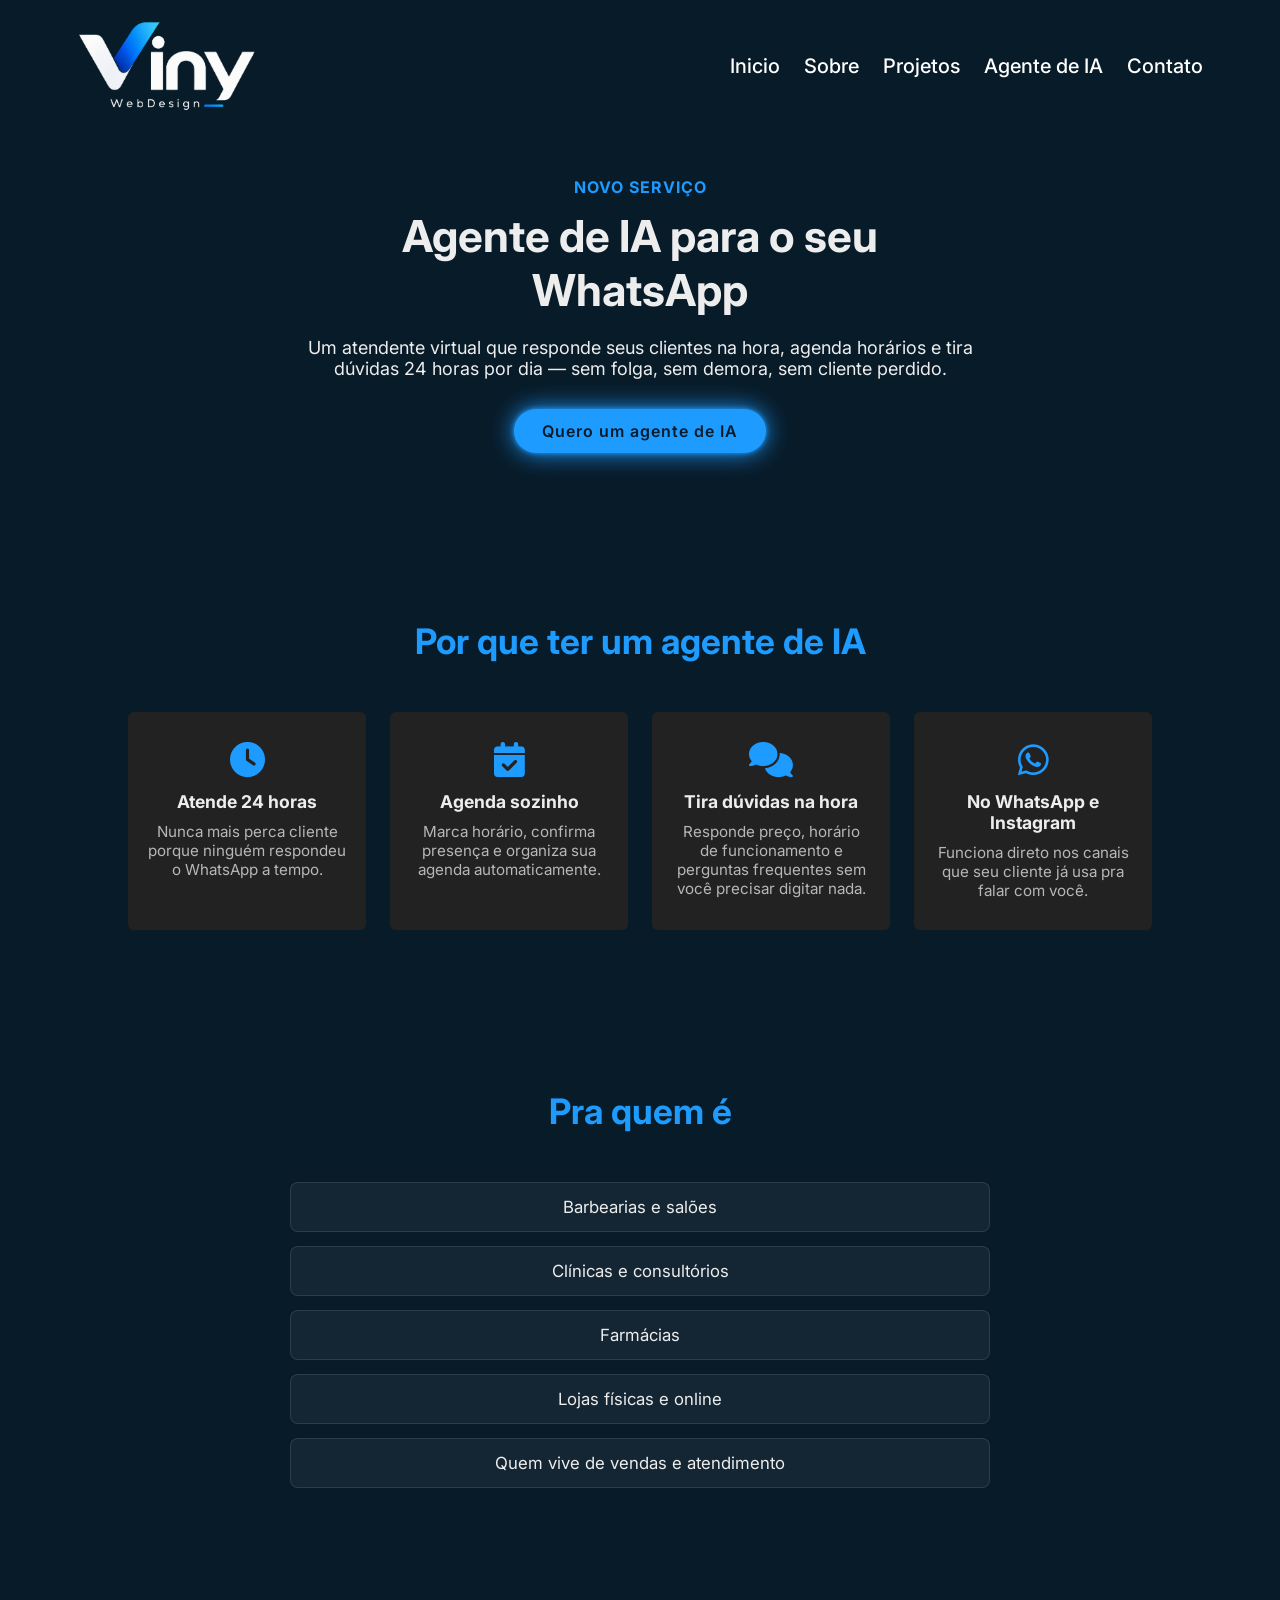
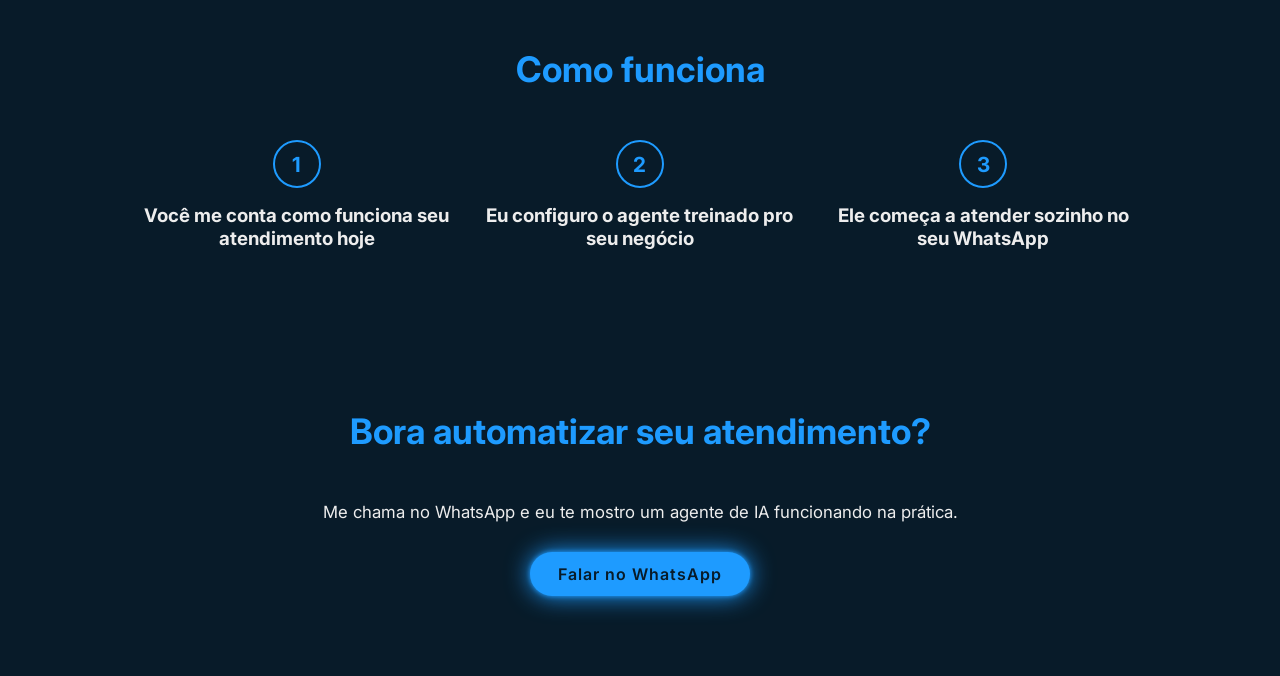
<file: agente-ia.html>
<!DOCTYPE html>
<html lang="pt-br">

<head>
    <meta charset="UTF-8">
    <meta http-equiv="X-UA-Compatible" content="IE=edge">
    <meta name="viewport" content="width=device-width, initial-scale=1.0">
    <title>Agente de IA para WhatsApp | Viny WebDesign</title>
    <meta name="description" content="Agente de inteligência artificial que atende seus clientes 24h no WhatsApp: tira dúvidas, agenda horários e nunca deixa ninguém esperando. Ideal para barbearias, salões, clínicas, farmácias e lojas.">
    <meta property="og:type" content="website">
    <meta property="og:locale" content="pt_BR">
    <meta property="og:title" content="Agente de IA para WhatsApp | Viny WebDesign">
    <meta property="og:description" content="Atendimento automático 24h no WhatsApp para o seu negócio, com agente de inteligência artificial.">
    <meta property="og:image" content="https://cassioviny.github.io/site-cassioviny/img/cassio.jpg">
    <meta property="og:url" content="https://cassioviny.github.io/site-cassioviny/agente-ia.html">
    <link rel="icon" type="image/png" href="./img/logo-ET-azul.png">
    <link rel="stylesheet" href="stylesheet.css?v=124">
    <link href='https://unpkg.com/boxicons@2.1.4/css/boxicons.min.css' rel='stylesheet'>
    <link rel="stylesheet" href="https://cdnjs.cloudflare.com/ajax/libs/font-awesome/6.5.2/css/all.min.css">
    <link rel="preconnect" href="https://fonts.googleapis.com">
    <link rel="preconnect" href="https://fonts.gstatic.com" crossorigin>
    <link
        href="https://fonts.googleapis.com/css2?family=Inter:ital,opsz,wght@0,14..32,100..900;1,14..32,100..900&display=swap"
        rel="stylesheet">
</head>

<body>
    <header class="header">
        <a href="index.html" class="logo">
            <img src="./img/logo-vinyweb-nova-cortada.png" alt="Logo Viny WebDesign"> </a>

        <a href="index.html" class="logo2">
            <img src="./img/logo-ET-azul.png" alt="Logo Et"> </a>

        <nav class="navbar">
            <a href="index.html#home" style="--i:1">Inicio</a>
            <a href="index.html#sobre" style="--i:2">Sobre</a>
            <a href="index.html#projetos" style="--i:3">Projetos</a>
            <a href="agente-ia.html" style="--i:4" class="active">Agente de IA</a>
            <a href="index.html#contato" style="--i:5">Contato</a>
        </nav>

        <div class="bx bx-menu" id="menu-icon"></div>
    </header>

    <main class="ia-hero">
        <div class="ia-hero-content">
            <h3>Novo serviço</h3>
            <h1>Agente de IA para o seu WhatsApp</h1>
            <p>Um atendente virtual que responde seus clientes na hora, agenda horários e tira dúvidas
                24 horas por dia — sem folga, sem demora, sem cliente perdido.</p>
            <a href="https://wa.me/5521969113948?text=Ol%C3%A1!%20Quero%20saber%20mais%20sobre%20o%20Agente%20de%20IA"
                target="_blank" rel="noopener" class="btn-box">Quero um agente de IA</a>
        </div>
    </main>

    <section class="ia-beneficios">
        <h2 class="ia-titulo">Por que ter um agente de IA</h2>
        <div class="ia-beneficios-caixa">
            <div class="ia-card">
                <i class="fa-solid fa-clock"></i>
                <h3>Atende 24 horas</h3>
                <p>Nunca mais perca cliente porque ninguém respondeu o WhatsApp a tempo.</p>
            </div>
            <div class="ia-card">
                <i class="fa-solid fa-calendar-check"></i>
                <h3>Agenda sozinho</h3>
                <p>Marca horário, confirma presença e organiza sua agenda automaticamente.</p>
            </div>
            <div class="ia-card">
                <i class="fa-solid fa-comments"></i>
                <h3>Tira dúvidas na hora</h3>
                <p>Responde preço, horário de funcionamento e perguntas frequentes sem você precisar digitar nada.</p>
            </div>
            <div class="ia-card">
                <i class="fa-brands fa-whatsapp"></i>
                <h3>No WhatsApp e Instagram</h3>
                <p>Funciona direto nos canais que seu cliente já usa pra falar com você.</p>
            </div>
        </div>
    </section>

    <section class="ia-para-quem">
        <h2 class="ia-titulo">Pra quem é</h2>
        <ul class="ia-lista-nichos">
            <li>Barbearias e salões</li>
            <li>Clínicas e consultórios</li>
            <li>Farmácias</li>
            <li>Lojas físicas e online</li>
            <li>Quem vive de vendas e atendimento</li>
        </ul>
    </section>

    <section class="ia-como-funciona">
        <h2 class="ia-titulo">Como funciona</h2>
        <div class="ia-passos">
            <div class="ia-passo">
                <span class="ia-numero">1</span>
                <h3>Você me conta como funciona seu atendimento hoje</h3>
            </div>
            <div class="ia-passo">
                <span class="ia-numero">2</span>
                <h3>Eu configuro o agente treinado pro seu negócio</h3>
            </div>
            <div class="ia-passo">
                <span class="ia-numero">3</span>
                <h3>Ele começa a atender sozinho no seu WhatsApp</h3>
            </div>
        </div>
    </section>

    <section class="ia-cta">
        <h2 class="ia-titulo">Bora automatizar seu atendimento?</h2>
        <p>Me chama no WhatsApp e eu te mostro um agente de IA funcionando na prática.</p>
        <a href="https://wa.me/5521969113948?text=Ol%C3%A1!%20Quero%20saber%20mais%20sobre%20o%20Agente%20de%20IA"
            target="_blank" rel="noopener" class="btn-box">Falar no WhatsApp</a>
    </section>

    <script src="main.js?v=9"></script>
</body>

</html>
</file>
<file: stylesheet.css>
* {
  margin: 0;
  padding: 0;
  box-sizing: border-box;
  font-family: "Inter", sans-serif;
}

a,
button,
input[type="button"],
input[type="submit"],
[role="button"],
[onclick] {
  cursor: pointer;
}

html {
  scroll-behavior: smooth;
  overflow-x: hidden;
}

:root {
  --accent-color: rgba(30, 155, 255, 1);
}

body {
  background-color: #081b29;
  color: #ededed;
  overflow-x: hidden;
}

/*cabeçalho*/
.header {
  position: fixed;
  top: 0;
  left: 0;
  width: 100%;
  padding: 20px 15% 0 10%;
  background: transparent;
  display: flex;
  justify-content: space-between;
  align-items: center;
  z-index: 100;
  transition:
    opacity 0.25s ease,
    transform 0.25s ease;
}

.header.header-hidden {
  animation: none;
  opacity: 0;
  pointer-events: none;
  transform: translateY(-100%);
}

/*logo do cabeçalho*/
.logo img {
  width: 180px;
  /* Tamanho da logo */
  height: auto;
  display: block;
}

.logo2 img {
  display: none;
}

.logo,
.logo2 {
  transition:
    opacity 0.3s ease,
    transform 0.3s ease;
}

.logo.logo-hidden,
.logo2.logo-hidden {
  opacity: 0;
  pointer-events: none;
  transform: translateY(-12px);
}

/*navegaçao pagina principal*/
.navbar a {
  display: inline-block;
  font-size: 25px;
  color: #fff;
  text-decoration: none;
  font-weight: 500;
  margin-left: 35px;
  transition: 0.3s;
  opacity: 0;
  animation: slideTop 0.4s ease forwards;
  animation-delay: calc(0.12s * var(--i));
}

/*cor do texto botao*/
.navbar a:hover {
  color: var(--accent-color);
}

/*botão hamburguer (só aparece no modo mobile)*/
#menu-icon {
  display: none;
  font-size: 32px;
  color: #fff;
  cursor: pointer;
  z-index: 101;
}

/*configurações da seção inicial parte main*/
.home {
  position: relative;
  width: 100%;
  justify-content: space-between;
  height: 100vh;
  background:
    radial-gradient(circle at 74% 50%, rgba(30, 155, 255, 0.14), transparent 55%),
    radial-gradient(circle at 5% 90%, rgba(162, 75, 211, 0.1), transparent 50%),
    #081b29;
  display: flex;
  align-items: center;
  padding: 150px 10% 0;
}

/*largura máxima do conteúdo*/
.home-content {
  max-width: min(600px, 43vw);
}

/*foto de destaque com anel de brilho azul/roxo*/
.home-avatar {
  flex-shrink: 0;
  width: min(32vw, 60vh);
  aspect-ratio: 1;
  margin-right: 5%;
  padding: 1.6%;
  border-radius: 50%;
  border: 3px solid rgba(255, 255, 255, 0.9);
  background: conic-gradient(
    from 45deg,
    #1e9bff,
    #a24bd3,
    #1e9bff,
    #a24bd3,
    #1e9bff
  );
  box-shadow:
    0 0 30px rgba(30, 155, 255, 0.75),
    0 0 90px rgba(30, 155, 255, 0.45),
    0 0 160px rgba(162, 75, 211, 0.25);
  opacity: 0;
  animation: slideLeft 1s ease forwards;
  animation-delay: 1s;
}

.home-avatar img {
  display: block;
  width: 100%;
  height: 100%;
  border-radius: 50%;
  object-fit: cover;
  border: 3px solid rgba(255, 255, 255, 0.85);
}

/*movimentação do texto*/
.home-content h3 {
  font-size: 32px;
  font-weight: 700;
  opacity: 0;
  animation: slideBottom 1s ease forwards;
  animation-delay: 0.7s;
}

/*h3 texto que muda*/
.home-content h3:nth-of-type(2) {
  margin-bottom: 30px;
  animation: slideTop 1s ease forwards;
  animation-delay: 0.7s;
}

/*h3 texeto que mudar*/
.home-content h3 span {
  color: var(--accent-color);
}

/*h1 ola*/
.home-content h1 {
  font-size: 56px;
  font-weight: 700;
  margin: -3px 0;
  opacity: 0;
  animation: slideRight 1s ease forwards;
  animation-delay: 1s;
}

/*parágrafo da seção inicial*/
.home-content p {
  font-size: 20px;
  opacity: 0;
  animation: slideLeft 1s ease forwards;
  animation-delay: 1s;
}

/*redes sociais*/
.home-sci a {
  display: inline-flex;
  justify-content: center;
  align-items: center;
  width: 40px;
  height: 40px;
  background: transparent;
  border: 2px solid var(--accent-color);
  border-radius: 50%;
  font-size: 20px;
  color: var(--accent-color);
  text-decoration: none;
  transition: 0.5s ease;
  opacity: 0;
  animation: slideLeft 1s ease forwards;
  animation-delay: calc(0.2s * var(--i));

  margin: 30px 15px 30px 0;
}

/*efeito hover nos links das redes sociais*/
.home-sci a:hover {
  background: var(--accent-color);
  color: #081b29;
  box-shadow: 0 0 25px var(--accent-color);
}

/*botões da seção inicial*/
.btn-box {
  display: inline-block;
  padding: 12px 28px;
  background: var(--accent-color);
  border-radius: 40px;
  font-size: 16px;
  color: #081b29;
  letter-spacing: 1px;
  text-decoration: none;
  font-weight: 600;
  opacity: 0;
  animation: slideTop 1s ease forwards;
  animation-delay: 2s;
  box-shadow:
    0 0 5px var(--accent-color),
    0 0 25px var(--accent-color);
}

/*efeito hover no botão*/
.btn-box:hover {
  box-shadow:
    0 0 5px var(--accent-color),
    0 0 25px var(--accent-color),
    0 0 50px var(--accent-color),
    0 0 100px var(--accent-color),
    0 0 200px var(--accent-color);
}

/*seção sobre*/
.sobre {
  background: #081b29;
  color: #ededed;
  width: 100%;
  min-height: 100vh;
  padding: 140px 10% 80px;
  display: flex;
  align-items: center;
  justify-content: center;
}

.editorial-sobre {
  max-width: 780px;
  display: flex;
  flex-direction: column;
  align-items: center;
  text-align: center;
  gap: 26px;
}

.editorial-byline {
  display: flex;
  align-items: center;
  gap: 14px;
}

.editorial-avatar {
  width: 56px;
  height: 56px;
  border-radius: 50%;
  object-fit: cover;
  border: 2px solid var(--accent-color);
}

.editorial-nome {
  font-size: 14px;
  color: #9fb4c2;
}

.editorial-titulo {
  margin: 0;
  font-size: 2.4rem;
  line-height: 1.25;
  font-weight: 700;
  color: #ededed;
}

.editorial-texto {
  margin: 0;
  max-width: 560px;
  font-size: 1rem;
  line-height: 1.6;
  color: #9fb4c2;
}

.editorial-stats {
  display: flex;
  align-items: center;
  margin: 10px 0;
}

.editorial-stat {
  display: flex;
  flex-direction: column;
  align-items: center;
  padding: 0 28px;
}

.editorial-numero {
  font-size: 1.8rem;
  font-weight: 700;
  color: var(--accent-color);
}

.editorial-stat-label {
  font-size: 0.8rem;
  color: #9fb4c2;
}

.editorial-divisor {
  width: 1px;
  height: 40px;
  background: rgba(255, 255, 255, 0.15);
}

.editorial-servicos {
  margin: 0;
  font-size: 0.9rem;
  letter-spacing: 0.3px;
  color: #6d8695;
}

.editorial-servicos a {
  color: var(--accent-color);
  text-decoration: none;
}

.editorial-servicos a:hover {
  text-decoration: underline;
}

/*seção projetos*/
.projetos {
  padding: 6rem 2rem;
  background: #081b29;
  width: 100%;
  min-height: 100vh;
}

.projetos-titulos {
  text-align: center;
  font-size: 3rem;
  margin-bottom: 100px;
  margin-top: 25px;
  color: var(--accent-color);
}

.projeto-card:hover {
  transform: translateY(-8px);
}

.projeto-card {
  background: transparent;
  transition: transform 0.4s ease;
  text-align: center;
  display: flex;
  flex-direction: column;
  align-items: center;
}

/*botão sempre alinhado na base do card*/
.projeto-card .btn-projeto {
  margin-top: auto;
}

.projetos-caixa {
  display: grid;
  grid-template-columns: repeat(auto-fit, minmax(300px, 1fr));
  gap: 3rem 2rem;
  max-width: 1200px;
  margin: 0 auto;
}

/*moldura com as duas telas (desktop + celular) de cada projeto*/
.projeto-telas {
  position: relative;
  width: 100%;
  aspect-ratio: 16 / 10;
  margin-bottom: 78px;
}

/*moldura do monitor*/
.moldura-desktop {
  position: relative;
  width: 100%;
  height: 100%;
}

.tela-desktop {
  display: block;
  position: absolute;
  inset: 0;
  width: 100%;
  height: 100%;
  object-fit: cover;
  object-position: top;
  border-radius: 10px;
  border: 8px solid #f2f2f2;
  background: #f2f2f2;
  box-shadow: 0 20px 35px rgba(0, 0, 0, 0.45);
}

/*pescoço do monitor*/
.moldura-desktop::before {
  content: "";
  position: absolute;
  left: 50%;
  bottom: -9%;
  transform: translateX(-50%);
  width: 10%;
  height: 9%;
  background: #f2f2f2;
}

/*base/pé do monitor*/
.moldura-desktop::after {
  content: "";
  position: absolute;
  left: 50%;
  bottom: -13%;
  transform: translateX(-50%);
  width: 32%;
  height: 4%;
  border-radius: 6px;
  background: #f2f2f2;
  box-shadow: 0 6px 10px rgba(0, 0, 0, 0.4);
}

/*moldura do celular*/
.moldura-mobile {
  position: absolute;
  right: 4%;
  bottom: -14%;
  width: 24%;
  z-index: 2;
}

.tela-mobile {
  display: block;
  width: 100%;
  aspect-ratio: 9 / 19;
  object-fit: cover;
  object-position: top;
  border-radius: 20px;
  border: 5px solid #15151a;
  background: #15151a;
  box-shadow: 0 12px 25px rgba(0, 0, 0, 0.5);
}

/*entalhe (câmera/alto-falante) do celular*/
.moldura-mobile::before {
  content: "";
  position: absolute;
  top: 7px;
  left: 50%;
  transform: translateX(-50%);
  width: 32%;
  height: 4px;
  border-radius: 3px;
  background: #444;
  z-index: 3;
}

.info-projetos {
  margin-bottom: 16px;
  font-size: 1.2rem;
}

/*badges de tecnologia nos cards de projeto*/
.projeto-badges {
  display: flex;
  flex-wrap: wrap;
  justify-content: center;
  gap: 8px;
  margin-bottom: 20px;
  min-height: 55px;
  align-content: flex-start;
}

.badge-tech {
  padding: 4px 12px;
  border: 1px solid rgba(30, 155, 255, 0.4);
  border-radius: 20px;
  font-size: 0.75rem;
  color: var(--accent-color);
}

.projeto-depoimento {
  font-size: 0.85rem;
  font-style: italic;
  color: #9fb4c2;
  max-width: 280px;
  margin: 0 auto 16px;
}

/*botão "Ver site ao vivo"*/
.btn-projeto {
  display: inline-block;
  padding: 10px 26px;
  background: var(--accent-color);
  border-radius: 40px;
  font-size: 0.95rem;
  color: #081b29;
  letter-spacing: 0.5px;
  text-decoration: none;
  font-weight: 600;
  box-shadow:
    0 0 5px var(--accent-color),
    0 0 20px var(--accent-color);
  transition: box-shadow 0.3s ease;
}

.btn-projeto:hover {
  box-shadow:
    0 0 5px var(--accent-color),
    0 0 25px var(--accent-color),
    0 0 50px var(--accent-color);
}

.contato {
  padding: 6rem 2rem;
  background: #081b29;
  color: #ededed;
  width: 100%;
  min-height: 100vh;
  display: flex;
  flex-direction: column;
  justify-content: center;
}

.contato-titulo {
  text-align: center;
  font-size: 2.5rem;
  margin-bottom: 50px;
  color: var(--accent-color);
}

.formulario-contato {
  width: 100%;
  max-width: 600px;
  margin: 0 auto;
  background: rgba(255, 255, 255, 0.05);
  backdrop-filter: blur(5px);
  border: 1px solid rgba(255, 255, 255, 0.2);
  padding: 2rem;
  border-radius: 16px;
}

.campo-form {
  width: 100%;
  padding: 1rem;
  background: rgba(255, 255, 255, 0.05);
  border-radius: 8px;
  color: #ededed;
  border: 1px solid rgba(255, 255, 255, 0.05);
  outline: none;
}

.grupo-form {
  margin-bottom: 1.5rem;
}

.campo-form:focus {
  border-color: var(--accent-color);
  box-shadow: 0 0 10px var(--accent-color);
}

.btn-box2 {
  width: 100%;
  border: none;
  display: inline-block;
  padding: 12px 28px;
  background: var(--accent-color);
  border: none;
  border-radius: 40px;
  font-size: 16px;
  color: #081b29;
  cursor: pointer;
  letter-spacing: 1px;
  text-decoration: none;
  font-weight: 600;
  box-shadow:
    0 0 5px var(--accent-color),
    0 0 25px var(--accent-color);
}

.btn-box2:hover {
  box-shadow:
    0 0 5px var(--accent-color),
    0 0 25px var(--accent-color),
    0 0 50px var(--accent-color),
    0 0 100px var(--accent-color),
    0 0 200px var(--accent-color);
}

/*animações*/
@keyframes slideRight {
  0% {
    transform: translateX(-100px);
    opacity: 0;
  }

  100% {
    transform: translateX(0px);
    opacity: 1;
  }
}

@keyframes slideLeft {
  0% {
    transform: translateX(100px);
    opacity: 0;
  }

  100% {
    transform: translateX(0px);
    opacity: 1;
  }
}

@keyframes slideTop {
  0% {
    transform: translateY(100px);
    opacity: 0;
  }

  100% {
    transform: translateY(0px);
    opacity: 1;
  }
}

@keyframes slideBottom {
  0% {
    transform: translateY(-100px);
    opacity: 0;
  }

  100% {
    transform: translateY(0px);
    opacity: 1;
  }
}

/* ========================================
   RESPONSIVIDADE
======================================== */

@media screen and (min-width: 1200px) {
  .header {
    padding: 20px 6%;
  }
  .logo img {
    width: 180px;
  }

  .navbar a {
    font-size: 20px;
    margin-left: 20px;
  }
  .home {
    padding: 150px 6% 0;
  }

  .home-content {
    max-width: min(550px, 43vw);
  }

  .home-content h1 {
    font-size: 56px;
  }

  .home-content h3 {
    font-size: 32px;
  }

  .home-content p {
    font-size: 20px;
  }

  .editorial-titulo {
    font-size: 2.1rem;
  }

  .projetos {
    padding: 5rem 2rem 3.4rem;
  }

  .projetos-titulos {
    font-size: 2.5rem;
    margin-bottom: 32px;
    margin-top: 24px;
  }

  .projetos-caixa {
    grid-template-columns: repeat(3, minmax(0, 1fr));
    gap: 18px 40px;
    max-width: 1000px;
  }

  .info-projetos {
    font-size: 0.96rem;
    margin-bottom: 10px;
  }

  .contato {
    padding: 4.5rem 2rem;
  }

  .contato-titulo {
    font-size: 2.2rem;
    margin-bottom: 32px;
  }

  .campo-form {
    padding: 0.85rem;
  }

  .grupo-form {
    margin-bottom: 1rem;
  }

  .btn-box2 {
    padding: 10px 24px;
    font-size: 15px;
  }
}

/* Cabecalho: evita quebra do menu entre o breakpoint de 1000px e o de 1200px */
@media screen and (max-width: 1199px) {
  .header {
    padding: 20px 6%;
  }

  .navbar a {
    font-size: 18px;
    margin-left: 20px;
  }
}

/* TABLET */
@media screen and (max-width: 1000px) {
  body {
    background-color: #081b29;
  }

  .header {
    padding: 20px 6%;
  }

  .logo img {
    width: 165px;
  }

  .navbar a {
    font-size: 18px;
    margin-left: 20px;
  }

  .home {
    padding: 140px 6% 0;
  }

  .home-content {
    max-width: min(550px, 43vw);
  }

  .home-content h1 {
    font-size: 48px;
  }

  .home-content h3 {
    font-size: 27px;
  }

  .home-content p {
    font-size: 17px;
  }

  .sobre {
    padding: 120px 6% 60px;
  }

  .editorial-titulo {
    font-size: 2rem;
  }

  .projetos {
    padding: 4rem 2rem 3rem;
  }

  .projetos-titulos {
    font-size: 2.2rem;
    margin-bottom: 28px;
    margin-top: 20px;
  }

  .projetos-caixa {
    grid-template-columns: repeat(2, minmax(0, 1fr));
    gap: 44px 14px;
    max-width: 780px;
  }

  .info-projetos {
    font-size: 0.9rem;
    margin-bottom: 8px;
  }
}

/* CELULAR */
@media screen and (max-width: 700px) {
  .header {
    padding: 15px 20px;
    justify-content: space-between;
    align-items: center;
  }

  .logo img {
    width: 145px;
  }

  .logo2 {
    display: none;
  }

  #menu-icon {
    display: block;
  }

  .navbar {
    position: fixed;
    top: 0;
    right: -100%;
    height: 100vh;
    width: 70%;
    max-width: 300px;
    display: flex;
    flex-direction: column;
    justify-content: center;
    align-items: center;
    gap: 34px;
    background: #081b29;
    box-shadow: -4px 0 25px rgba(0, 0, 0, 0.5);
    transition: right 0.4s ease;
  }

  .navbar.active {
    right: 0;
  }

  .navbar a {
    font-size: 20px;
    margin-left: 0;
  }

  .home {
    height: auto;
    min-height: 100vh;
    flex-direction: column;
    justify-content: center;
    gap: 28px;
    padding: 130px 20px 50px;
    text-align: center;
  }

  .home-avatar {
    order: -1;
    width: min(56vw, 230px);
    animation-name: slideBottom;
  }

  .home-content {
    max-width: 100%;
  }

  .home-content h1 {
    font-size: 36px;
  }

  .home-content h3 {
    font-size: 21px;
  }

  .home-content p {
    font-size: 15px;
    line-height: 1.6;
  }

  .home-content p br {
    display: none;
  }

  .home-sci {
    display: flex;
    justify-content: center;
  }

  .home-sci a {
    width: 38px;
    height: 38px;
    margin: 25px 7px;
  }

  .btn-box {
    font-size: 14px;
    padding: 11px 22px;
  }

  /* SOBRE */

  .sobre {
    padding: 100px 20px 50px;
  }

  .editorial-sobre {
    gap: 20px;
  }

  .editorial-avatar {
    width: 48px;
    height: 48px;
  }

  .editorial-titulo {
    font-size: 1.6rem;
  }

  .editorial-texto {
    font-size: 0.95rem;
  }

  .editorial-stats {
    flex-wrap: wrap;
    row-gap: 16px;
  }

  .editorial-stat {
    padding: 0 18px;
  }

  .editorial-numero {
    font-size: 1.5rem;
  }

  .editorial-servicos {
    font-size: 0.85rem;
  }

  /* PROJETOS */

  .projetos {
    padding: 4rem 20px;
  }

  .projetos-titulos {
    font-size: 2rem;
    margin-bottom: 30px;
  }

  .projetos-caixa {
    grid-template-columns: 1fr;
    gap: 50px;
    max-width: 360px;
  }

  /* CONTATO */

  .contato {
    padding: 4rem 20px;
  }

  .contato-titulo {
    font-size: 2rem;
    margin-bottom: 30px;
  }

  .formulario-contato {
    padding: 1.2rem;
  }
}

/* CELULAR PEQUENO */
@media screen and (max-width: 430px) {
  .header {
    padding: 15px 15px;
  }

  .logo img {
    width: 120px;
  }

  .navbar {
    width: 80%;
  }

  .navbar a {
    font-size: 18px;
  }

  .home {
    padding: 110px 15px 40px;
  }

  .home-content h1 {
    font-size: 30px;
  }

  .home-content h3 {
    font-size: 18px;
  }

  .home-content p {
    font-size: 14px;
  }

  .home-sci a {
    width: 35px;
    height: 35px;
    font-size: 17px;
    margin: 20px 5px;
  }

  .sobre {
    padding: 90px 15px 40px;
  }

  .editorial-titulo {
    font-size: 1.4rem;
  }

  .editorial-stat {
    padding: 0 12px;
  }

  .editorial-numero {
    font-size: 1.3rem;
  }

  .editorial-servicos {
    font-size: 0.8rem;
  }

  .projetos {
    padding: 3rem 15px;
  }

  .projetos-titulos {
    font-size: 1.7rem;
    margin-bottom: 24px;
  }

  .projetos-caixa {
    gap: 40px;
  }

  .info-projetos {
    font-size: 1rem;
  }
}

/* ========================================
   PÁGINA AGENTE DE IA
======================================== */

.ia-hero {
  width: 100%;
  min-height: 60vh;
  display: flex;
  align-items: center;
  justify-content: center;
  padding: 150px 10% 60px;
  text-align: center;
  background: #081b29;
}

.ia-hero-content {
  max-width: 700px;
}

.ia-hero-content h3 {
  color: var(--accent-color);
  font-size: 16px;
  font-weight: 700;
  letter-spacing: 1px;
  text-transform: uppercase;
  margin-bottom: 12px;
}

.ia-hero-content h1 {
  font-size: 44px;
  font-weight: 700;
  margin-bottom: 20px;
}

.ia-hero-content p {
  font-size: 18px;
  color: #ededed;
  margin-bottom: 30px;
}

.ia-titulo {
  text-align: center;
  font-size: 2.2rem;
  color: var(--accent-color);
  margin-bottom: 50px;
}

.ia-beneficios,
.ia-para-quem,
.ia-como-funciona,
.ia-cta {
  padding: 5rem 10%;
  background: #081b29;
  color: #ededed;
}

.ia-beneficios-caixa {
  display: grid;
  grid-template-columns: repeat(auto-fit, minmax(220px, 1fr));
  gap: 24px;
  max-width: 1100px;
  margin: 0 auto;
}

.ia-card {
  background-color: #222222;
  border-radius: 6px;
  padding: 30px 20px;
  text-align: center;
  position: relative;
  cursor: pointer;
}

.ia-card::before {
  content: "";
  transition: 0.5s ease-in-out;
  border-radius: 6px;
  width: 0px;
  height: 0px;
  position: absolute;
  top: -2px;
  right: -2px;
  border-top: 2px solid transparent;
  border-right: 2px solid transparent;
}

.ia-card::after {
  content: "";
  transition: 0.5s ease-in-out;
  border-radius: 6px;
  width: 0px;
  height: 0px;
  position: absolute;
  bottom: -2px;
  left: -2px;
  border-bottom: 2px solid transparent;
  border-left: 2px solid transparent;
}

.ia-card:hover::before {
  width: 100%;
  height: 100%;
  border-top: 2px solid var(--accent-color);
  border-right: 2px solid var(--accent-color);
}

.ia-card:hover::after {
  width: 100%;
  height: 100%;
  border-bottom: 2px solid var(--accent-color);
  border-left: 2px solid var(--accent-color);
}

.ia-card i {
  font-size: 2.2rem;
  color: var(--accent-color);
  margin-bottom: 14px;
}

.ia-card h3 {
  margin-bottom: 10px;
  font-size: 1.1rem;
}

.ia-card p {
  color: #b7b7b7;
  font-size: 0.95rem;
}

.ia-lista-nichos {
  list-style: none;
  max-width: 700px;
  margin: 0 auto;
  display: flex;
  flex-direction: column;
  gap: 14px;
}

.ia-lista-nichos li {
  background: rgba(255, 255, 255, 0.05);
  border: 1px solid rgba(255, 255, 255, 0.1);
  border-radius: 8px;
  padding: 14px 20px;
  font-size: 1.05rem;
  text-align: center;
}

.ia-passos {
  display: grid;
  grid-template-columns: repeat(auto-fit, minmax(220px, 1fr));
  gap: 30px;
  max-width: 1000px;
  margin: 0 auto;
}

.ia-passo {
  text-align: center;
}

.ia-numero {
  display: inline-flex;
  align-items: center;
  justify-content: center;
  width: 48px;
  height: 48px;
  border-radius: 50%;
  border: 2px solid var(--accent-color);
  color: var(--accent-color);
  font-size: 1.3rem;
  font-weight: 700;
  margin-bottom: 16px;
}

.ia-cta {
  text-align: center;
}

.ia-cta p {
  margin-bottom: 30px;
  font-size: 1.05rem;
}

@media screen and (max-width: 700px) {
  .ia-hero {
    padding: 120px 20px 50px;
  }

  .ia-hero-content h1 {
    font-size: 30px;
  }

  .ia-hero-content p {
    font-size: 16px;
  }

  .ia-titulo {
    font-size: 1.7rem;
    margin-bottom: 30px;
  }

  .ia-beneficios,
  .ia-para-quem,
  .ia-como-funciona,
  .ia-cta {
    padding: 3rem 20px;
  }
}

/*botões da página do agente de IA: sem espera de 2s*/
.ia-hero .btn-box {
  animation-duration: 0.6s;
  animation-delay: 0.8s;
}

.ia-cta .btn-box {
  opacity: 1;
  animation: none;
}

/*menu já animado: aparece pronto ao trocar de página*/
.navbar.sem-animacao a {
  opacity: 1;
  animation: none;
}

/*troca de página: cabeçalho inteiro (logo + menu) sobe e volta, igual aos links da mesma página*/
@keyframes headerVolta {
  from {
    opacity: 0;
    transform: translateY(-100%);
  }
  to {
    opacity: 1;
    transform: translateY(0);
  }
}

.header.header-volta {
  animation: headerVolta 0.25s ease forwards;
}
</file>
